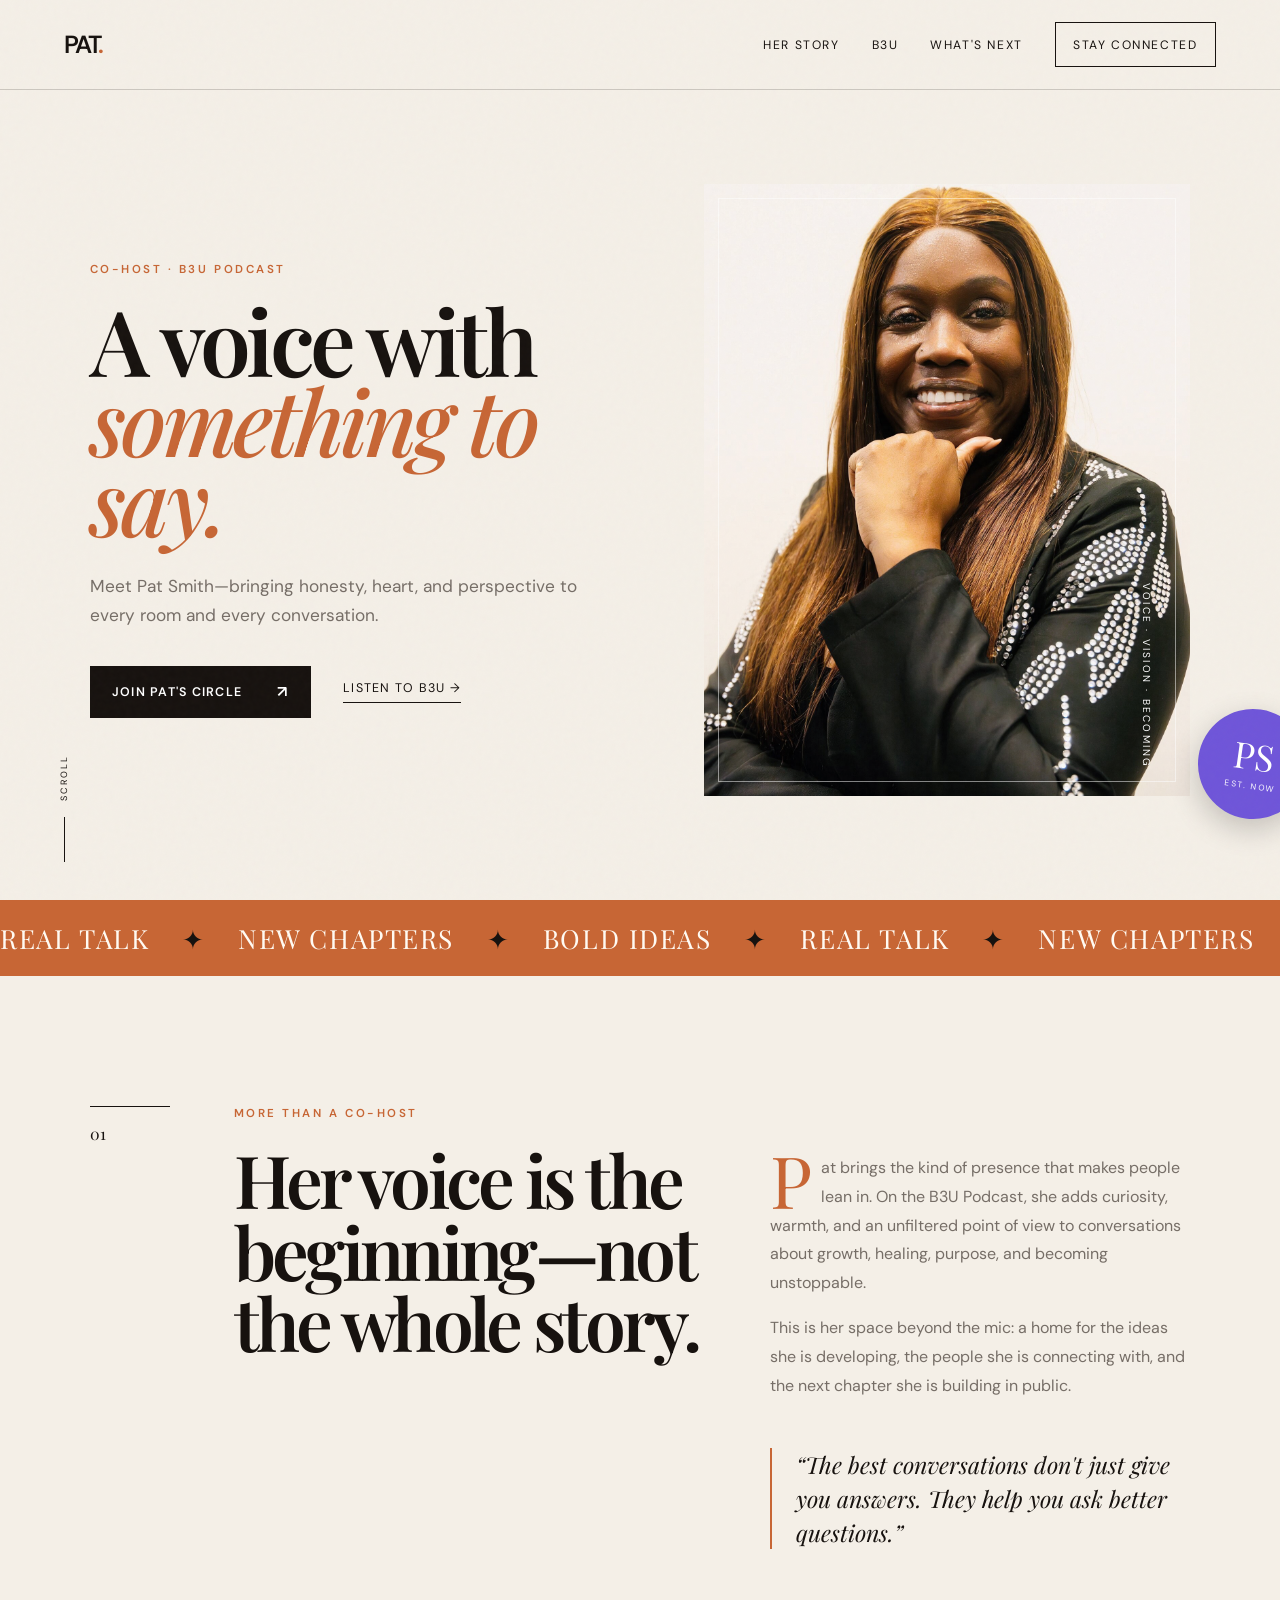
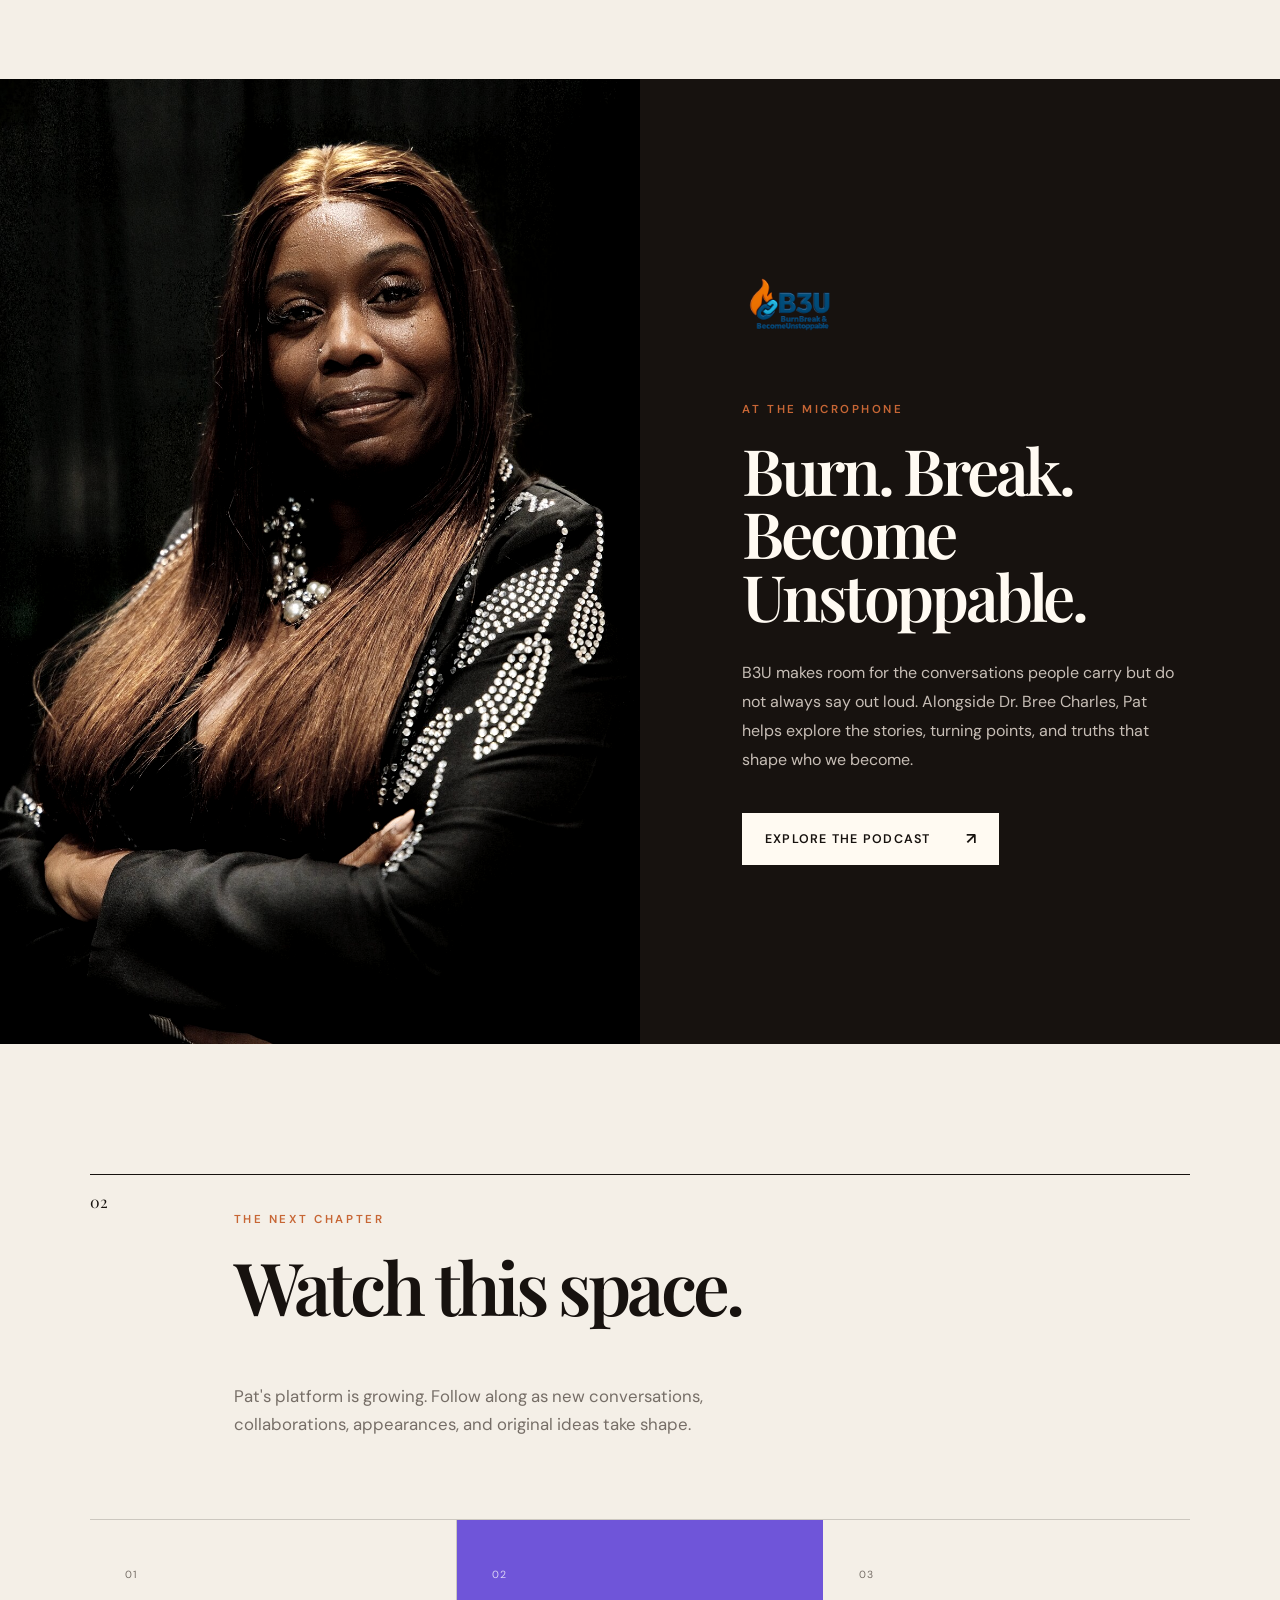
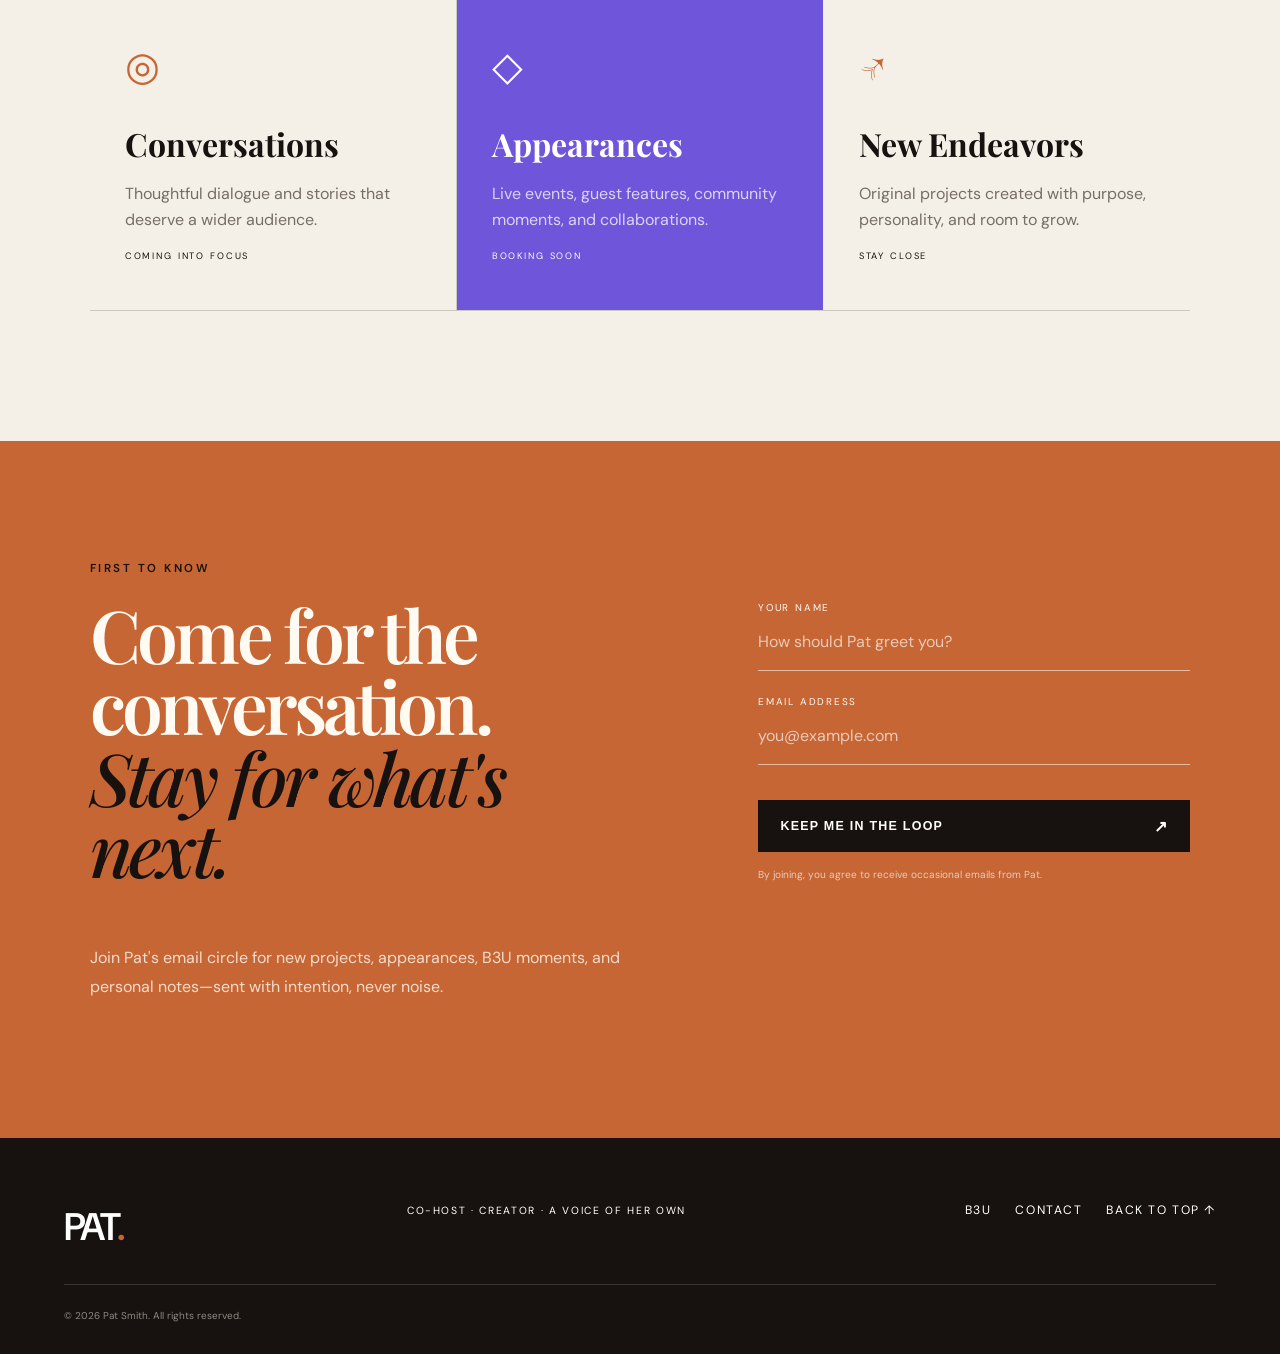
<file: index.html>
<!doctype html>
<html lang="en">
<head>
  <meta charset="UTF-8" />
  <meta name="viewport" content="width=device-width, initial-scale=1.0" />
  <meta name="description" content="The official home of Pat Smith — co-host of the B3U Podcast, storyteller, community voice, and creator." />
  <meta name="theme-color" content="#17120f" />
  <meta property="og:title" content="Pat Smith | Voice. Vision. Becoming." />
  <meta property="og:description" content="Follow Pat Smith beyond the microphone—new conversations, creative endeavors, events, and what comes next." />
  <meta property="og:image" content="assets/pat-smith-portrait-dark.jpg" />
  <title>Pat Smith | Voice. Vision. Becoming.</title>
  <link rel="icon" href="assets/b3u-logo.png" />
  <link rel="preconnect" href="https://fonts.googleapis.com" />
  <link rel="preconnect" href="https://fonts.gstatic.com" crossorigin />
  <link href="https://fonts.googleapis.com/css2?family=DM+Sans:wght@400;500;600&family=Playfair+Display:ital,wght@0,600;1,500&display=swap" rel="stylesheet" />
  <link rel="stylesheet" href="styles.css" />
</head>
<body>
  <div class="noise" aria-hidden="true"></div>
  <header class="site-header" id="top">
    <a class="wordmark" href="#top" aria-label="Pat Smith home">PAT<span>.</span></a>
    <button class="menu-toggle" aria-expanded="false" aria-controls="main-nav"><span></span><span></span></button>
    <nav id="main-nav" aria-label="Main navigation">
      <a href="#story">Her story</a>
      <a href="#b3u">B3U</a>
      <a href="#next">What's next</a>
      <a class="nav-cta" href="#connect">Stay connected</a>
    </nav>
  </header>

  <main>
    <section class="hero" aria-labelledby="hero-title">
      <div class="hero-copy reveal">
        <p class="eyebrow">CO-HOST · B3U PODCAST</p>
        <h1 id="hero-title">A voice with<br /><em>something to say.</em></h1>
        <p class="hero-intro">Meet Pat Smith—bringing honesty, heart, and perspective to every room and every conversation.</p>
        <div class="hero-actions">
          <a class="button button-primary" href="#connect">Join Pat's circle <span>↗</span></a>
          <a class="text-link" href="https://b3unstoppable.net/podcast" target="_blank" rel="noopener">Listen to B3U <span>→</span></a>
        </div>
      </div>
      <div class="hero-visual reveal">
        <div class="portrait-frame">
          <img src="assets/pat-smith-portrait.jpg" alt="Pat Smith smiling" />
          <p class="vertical-note">VOICE · VISION · BECOMING</p>
        </div>
        <div class="hero-stamp" aria-hidden="true"><span>PS</span><small>EST. NOW</small></div>
      </div>
      <a class="scroll-cue" href="#story" aria-label="Scroll to Pat's story"><span></span>SCROLL</a>
    </section>

    <section class="marquee" aria-label="Pat Smith themes">
      <div>REAL TALK <i>✦</i> NEW CHAPTERS <i>✦</i> BOLD IDEAS <i>✦</i> REAL TALK <i>✦</i> NEW CHAPTERS <i>✦</i> BOLD IDEAS <i>✦</i></div>
    </section>

    <section class="story section" id="story">
      <div class="section-number reveal">01</div>
      <div class="story-heading reveal">
        <p class="eyebrow">MORE THAN A CO-HOST</p>
        <h2>Her voice is the beginning—not the whole story.</h2>
      </div>
      <div class="story-body reveal">
        <p class="dropcap">Pat brings the kind of presence that makes people lean in. On the B3U Podcast, she adds curiosity, warmth, and an unfiltered point of view to conversations about growth, healing, purpose, and becoming unstoppable.</p>
        <p>This is her space beyond the mic: a home for the ideas she is developing, the people she is connecting with, and the next chapter she is building in public.</p>
        <blockquote>“The best conversations don't just give you answers. They help you ask better questions.”</blockquote>
      </div>
    </section>

    <section class="b3u" id="b3u">
      <div class="b3u-photo reveal">
        <img src="assets/pat-smith-portrait-dark.jpg" alt="Portrait of Pat Smith" loading="lazy" />
      </div>
      <div class="b3u-copy reveal">
        <img class="b3u-logo" src="assets/b3u-logo.png" alt="B3U logo" loading="lazy" />
        <p class="eyebrow">AT THE MICROPHONE</p>
        <h2>Burn. Break.<br />Become Unstoppable.</h2>
        <p>B3U makes room for the conversations people carry but do not always say out loud. Alongside Dr. Bree Charles, Pat helps explore the stories, turning points, and truths that shape who we become.</p>
        <a class="button button-light" href="https://b3unstoppable.net/podcast" target="_blank" rel="noopener">Explore the podcast <span>↗</span></a>
      </div>
    </section>

    <section class="next section" id="next">
      <div class="section-number reveal">02</div>
      <div class="next-intro reveal">
        <p class="eyebrow">THE NEXT CHAPTER</p>
        <h2>Watch this space.</h2>
        <p>Pat's platform is growing. Follow along as new conversations, collaborations, appearances, and original ideas take shape.</p>
      </div>
      <div class="cards">
        <article class="venture-card reveal">
          <span>01</span><div class="card-icon">◎</div><h3>Conversations</h3><p>Thoughtful dialogue and stories that deserve a wider audience.</p><small>COMING INTO FOCUS</small>
        </article>
        <article class="venture-card featured reveal">
          <span>02</span><div class="card-icon">◇</div><h3>Appearances</h3><p>Live events, guest features, community moments, and collaborations.</p><small>BOOKING SOON</small>
        </article>
        <article class="venture-card reveal">
          <span>03</span><div class="card-icon">↗</div><h3>New Endeavors</h3><p>Original projects created with purpose, personality, and room to grow.</p><small>STAY CLOSE</small>
        </article>
      </div>
    </section>

    <section class="connect" id="connect">
      <div class="connect-copy reveal">
        <p class="eyebrow">FIRST TO KNOW</p>
        <h2>Come for the conversation.<br /><em>Stay for what's next.</em></h2>
        <p>Join Pat's email circle for new projects, appearances, B3U moments, and personal notes—sent with intention, never noise.</p>
      </div>
      <form class="signup-form reveal" action="mailto:cohost@b3unstoppable.net" method="post" enctype="text/plain">
        <label for="name">Your name</label>
        <input id="name" name="name" type="text" placeholder="How should Pat greet you?" required />
        <label for="email">Email address</label>
        <input id="email" name="email" type="email" placeholder="you@example.com" required />
        <button class="button button-primary" type="submit">Keep me in the loop <span>↗</span></button>
        <p class="form-note">By joining, you agree to receive occasional emails from Pat.</p>
      </form>
    </section>
  </main>

  <footer>
    <a class="footer-mark" href="#top">PAT<span>.</span></a>
    <p>CO-HOST · CREATOR · A VOICE OF HER OWN</p>
    <div class="footer-links"><a href="https://b3unstoppable.net" target="_blank" rel="noopener">B3U</a><a href="mailto:cohost@b3unstoppable.net">Contact</a><a href="#top">Back to top ↑</a></div>
    <small>© <span id="year"></span> Pat Smith. All rights reserved.</small>
  </footer>
  <script src="script.js"></script>
</body>
</html>
</file>
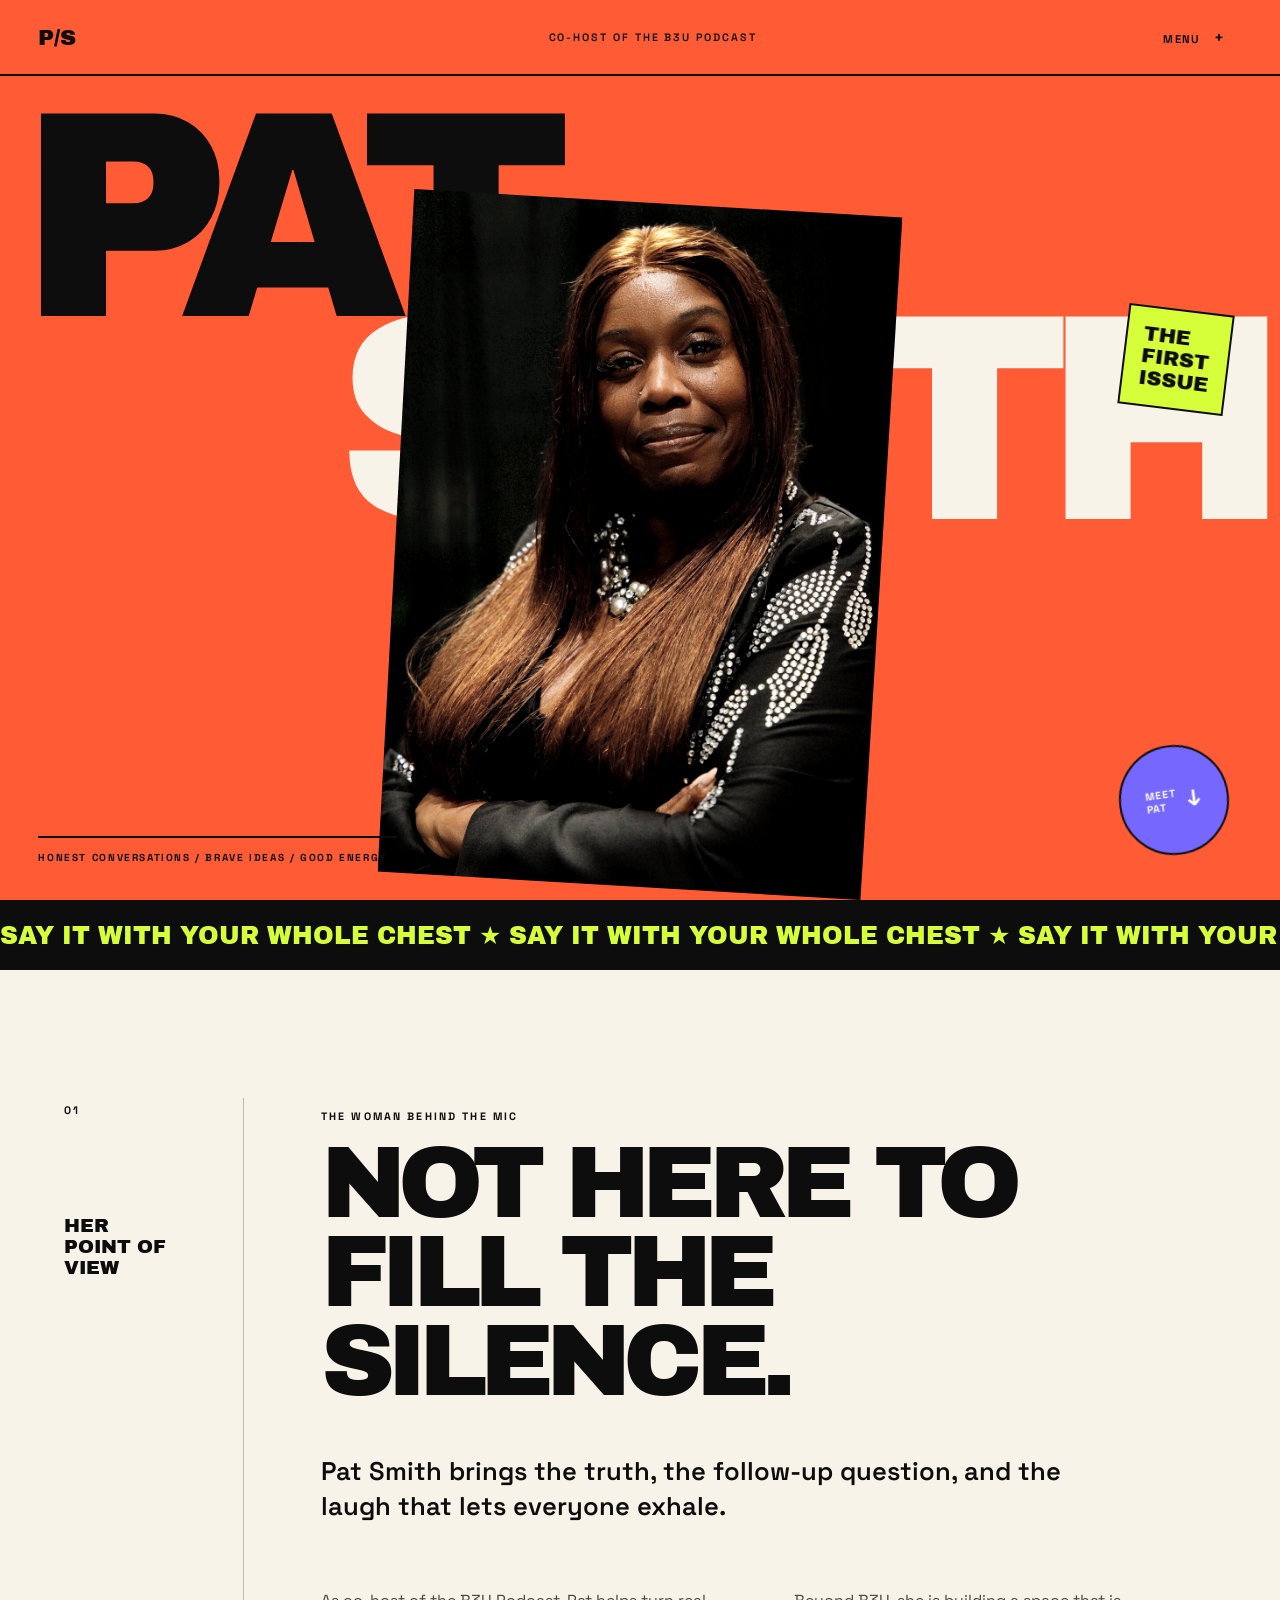
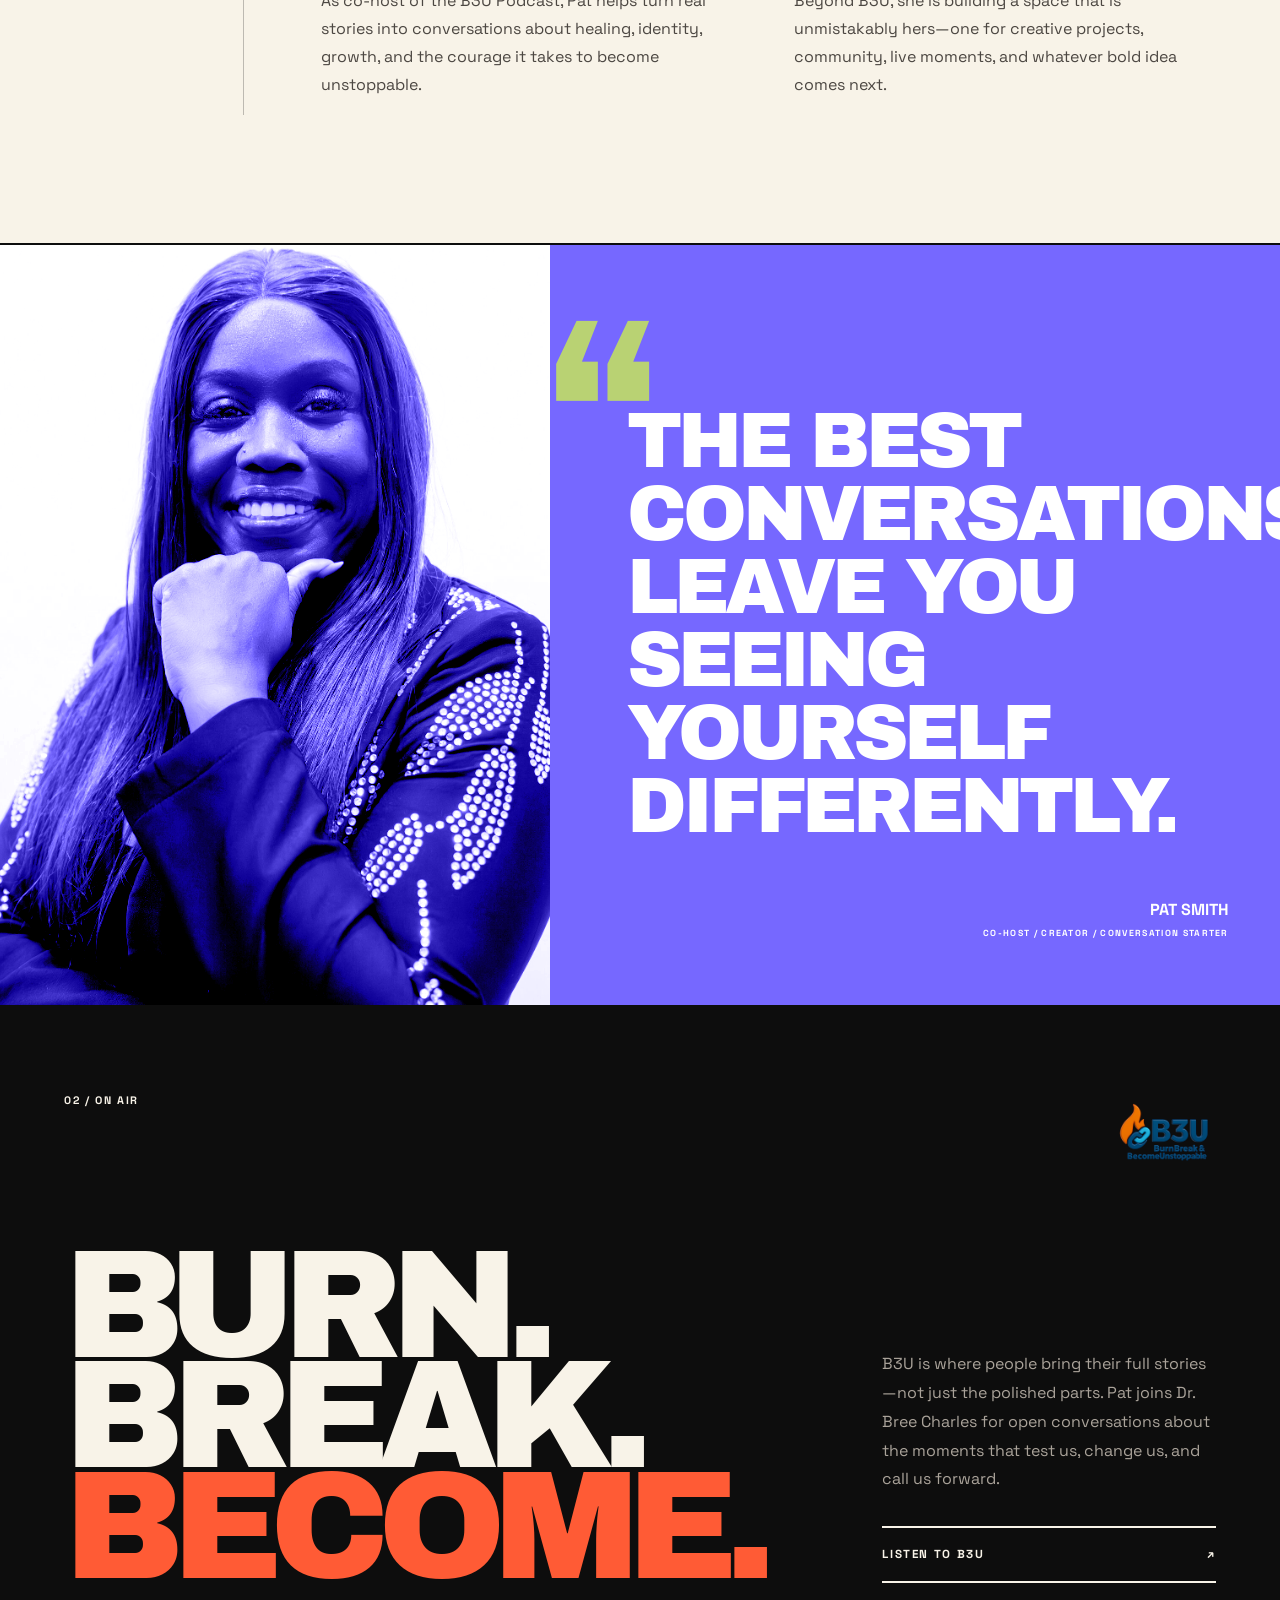
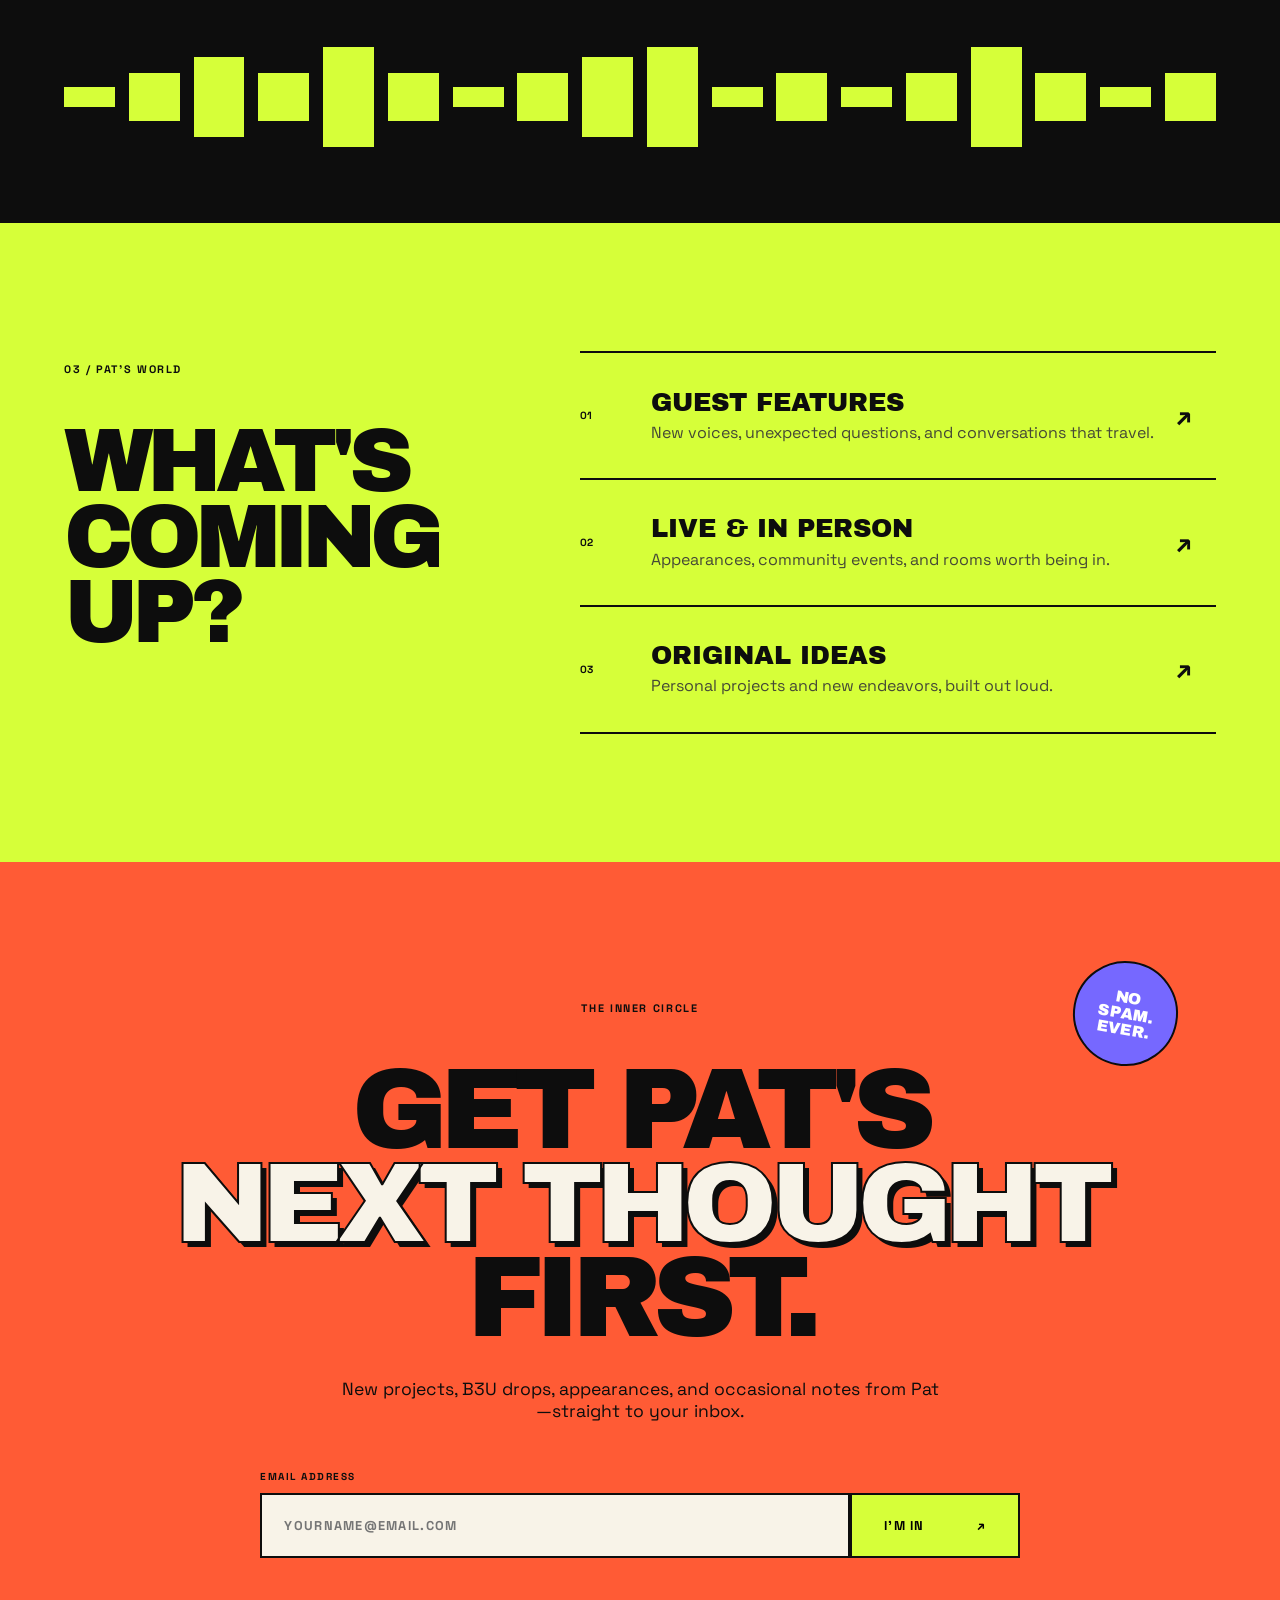
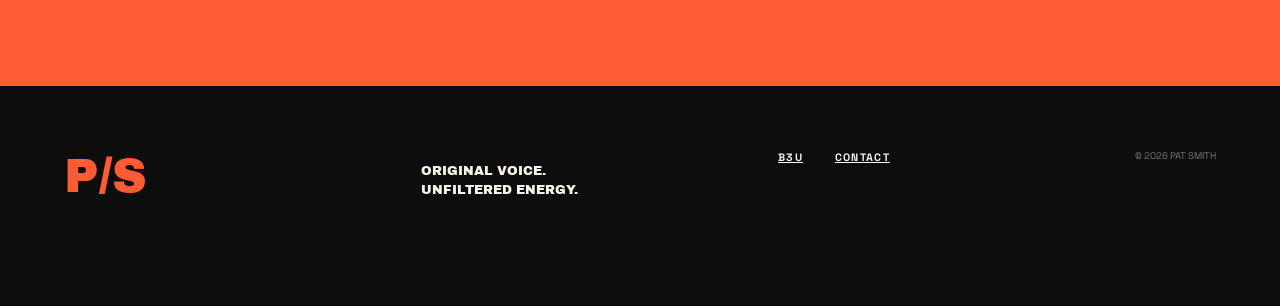
<file: index-2.html>
<!doctype html>
<html lang="en">
<head>
  <meta charset="UTF-8" />
  <meta name="viewport" content="width=device-width, initial-scale=1.0" />
  <meta name="description" content="Pat Smith — B3U co-host, original voice, and a personality worth following." />
  <meta name="theme-color" content="#ff5b35" />
  <title>Pat Smith — Say It With Your Whole Chest</title>
  <link rel="icon" href="assets/b3u-logo.png" />
  <link rel="preconnect" href="https://fonts.googleapis.com" />
  <link rel="preconnect" href="https://fonts.gstatic.com" crossorigin />
  <link href="https://fonts.googleapis.com/css2?family=Archivo+Black&family=Space+Grotesk:wght@400;500;600;700&display=swap" rel="stylesheet" />
  <link rel="stylesheet" href="styles-2.css" />
</head>
<body>
  <header class="topbar">
    <a class="logo" href="#home" aria-label="Pat Smith home">P/S</a>
    <p>CO-HOST OF THE B3U PODCAST</p>
    <button class="menu-button" aria-expanded="false" aria-controls="menu">MENU <span>+</span></button>
    <nav id="menu">
      <a href="#pat">Meet Pat</a><a href="#podcast">Podcast</a><a href="#world">Pat's World</a><a href="#club">Join the Club</a>
    </nav>
  </header>

  <main>
    <section class="cover" id="home">
      <div class="cover-type" aria-label="Pat Smith">
        <span>PAT</span><span>SMITH</span>
      </div>
      <div class="cover-photo">
        <img src="assets/pat-smith-portrait-dark.jpg" alt="Pat Smith" />
      </div>
      <p class="issue">THE<br />FIRST<br />ISSUE</p>
      <div class="cover-line"><i></i><span>HONEST CONVERSATIONS / BRAVE IDEAS / GOOD ENERGY</span></div>
      <a class="round-link" href="#pat"><span>MEET<br />PAT</span><b>↓</b></a>
    </section>

    <section class="ticker" aria-hidden="true">
      <div>SAY IT WITH YOUR WHOLE CHEST ★ SAY IT WITH YOUR WHOLE CHEST ★ SAY IT WITH YOUR WHOLE CHEST ★ </div>
    </section>

    <section class="intro" id="pat">
      <div class="intro-label"><span>01</span><p>HER<br />POINT OF<br />VIEW</p></div>
      <div class="intro-copy">
        <p class="kicker">THE WOMAN BEHIND THE MIC</p>
        <h1>Not here to fill the silence.</h1>
        <p class="lead">Pat Smith brings the truth, the follow-up question, and the laugh that lets everyone exhale.</p>
        <div class="columns">
          <p>As co-host of the B3U Podcast, Pat helps turn real stories into conversations about healing, identity, growth, and the courage it takes to become unstoppable.</p>
          <p>Beyond B3U, she is building a space that is unmistakably hers—one for creative projects, community, live moments, and whatever bold idea comes next.</p>
        </div>
      </div>
    </section>

    <section class="quote-panel">
      <div class="quote-photo"><img src="assets/pat-smith-portrait.jpg" alt="Pat Smith smiling" loading="lazy" /></div>
      <blockquote><span>“</span>The best conversations leave you seeing yourself differently.</blockquote>
      <p>PAT SMITH<br /><small>CO-HOST / CREATOR / CONVERSATION STARTER</small></p>
    </section>

    <section class="podcast" id="podcast">
      <div class="podcast-top"><p class="section-tag">02 / ON AIR</p><img src="assets/b3u-logo.png" alt="B3U" /></div>
      <div class="podcast-grid">
        <h2>BURN.<br />BREAK.<br /><span>BECOME.</span></h2>
        <div class="podcast-copy"><p>B3U is where people bring their full stories—not just the polished parts. Pat joins Dr. Bree Charles for open conversations about the moments that test us, change us, and call us forward.</p><a href="https://b3unstoppable.net/podcast" target="_blank" rel="noopener">LISTEN TO B3U <span>↗</span></a></div>
      </div>
      <div class="soundwave" aria-hidden="true"><i></i><i></i><i></i><i></i><i></i><i></i><i></i><i></i><i></i><i></i><i></i><i></i><i></i><i></i><i></i><i></i><i></i><i></i></div>
    </section>

    <section class="world" id="world">
      <div class="world-title"><p class="section-tag">03 / PAT'S WORLD</p><h2>What's<br />coming up?</h2></div>
      <div class="world-list">
        <article><span>01</span><div><h3>Guest Features</h3><p>New voices, unexpected questions, and conversations that travel.</p></div><b>↗</b></article>
        <article><span>02</span><div><h3>Live & In Person</h3><p>Appearances, community events, and rooms worth being in.</p></div><b>↗</b></article>
        <article><span>03</span><div><h3>Original Ideas</h3><p>Personal projects and new endeavors, built out loud.</p></div><b>↗</b></article>
      </div>
    </section>

    <section class="club" id="club">
      <div class="club-sticker">NO<br />SPAM.<br />EVER.</div>
      <p class="section-tag">THE INNER CIRCLE</p>
      <h2>Get Pat's<br /><span>next thought</span><br />first.</h2>
      <p>New projects, B3U drops, appearances, and occasional notes from Pat—straight to your inbox.</p>
      <form action="mailto:cohost@b3unstoppable.net" method="post" enctype="text/plain">
        <label for="email-2">EMAIL ADDRESS</label><input id="email-2" type="email" name="email" placeholder="YOURNAME@EMAIL.COM" required /><button type="submit">I'M IN <span>↗</span></button>
      </form>
    </section>
  </main>

  <footer><a href="#home">P/S</a><p>ORIGINAL VOICE.<br />UNFILTERED ENERGY.</p><div><a href="https://b3unstoppable.net" target="_blank" rel="noopener">B3U</a><a href="mailto:cohost@b3unstoppable.net">CONTACT</a></div><small>© <span id="year-2"></span> PAT SMITH</small></footer>
  <script src="script-2.js"></script>
</body>
</html>
</file>
<file: styles.css>
:root{--ink:#17120f;--paper:#f4efe7;--cream:#fffaf2;--copper:#c76635;--violet:#6f55d9;--muted:#766e67;--line:rgba(23,18,15,.18)}
*{box-sizing:border-box}html{scroll-behavior:smooth}body{margin:0;background:var(--paper);color:var(--ink);font-family:"DM Sans",sans-serif;overflow-x:hidden}.noise{position:fixed;inset:0;pointer-events:none;z-index:20;opacity:.035;background-image:url("data:image/svg+xml,%3Csvg viewBox='0 0 180 180' xmlns='http://www.w3.org/2000/svg'%3E%3Cfilter id='n'%3E%3CfeTurbulence type='fractalNoise' baseFrequency='.9' numOctaves='3' stitchTiles='stitch'/%3E%3C/filter%3E%3Crect width='100%25' height='100%25' filter='url(%23n)' opacity='.7'/%3E%3C/svg%3E")}.site-header{height:90px;display:flex;align-items:center;justify-content:space-between;padding:0 5vw;border-bottom:1px solid var(--line);position:absolute;width:100%;z-index:10}.wordmark,.footer-mark{font-size:1.55rem;font-weight:600;letter-spacing:-.08em;text-decoration:none;color:var(--ink)}.wordmark span,.footer-mark span{color:var(--copper)}nav{display:flex;align-items:center;gap:2rem}nav a,.footer-links a{font-size:.76rem;text-transform:uppercase;letter-spacing:.13em;color:inherit;text-decoration:none}nav a:not(.nav-cta){position:relative}nav a:not(.nav-cta)::after{content:"";position:absolute;left:0;bottom:-5px;width:0;height:1px;background:var(--ink);transition:.25s}nav a:hover::after{width:100%}.nav-cta{border:1px solid var(--ink);padding:.85rem 1.1rem}.menu-toggle{display:none;background:none;border:0}.hero{min-height:100vh;padding:150px 7vw 70px;display:grid;grid-template-columns:1.05fr .95fr;gap:6vw;align-items:center;position:relative}.eyebrow{font-size:.72rem;letter-spacing:.22em;font-weight:600;margin:0 0 1.4rem;color:var(--copper)}h1,h2,h3,p{margin-top:0}h1,h2{font-family:"Playfair Display",serif;font-weight:600;letter-spacing:-.05em}h1{font-size:clamp(4rem,7.1vw,7.8rem);line-height:.88;margin-bottom:2rem}h1 em,h2 em{font-weight:500;color:var(--copper)}.hero-intro{font-size:1.08rem;line-height:1.7;color:var(--muted);max-width:520px}.hero-actions{display:flex;align-items:center;gap:2rem;margin-top:2.2rem}.button{min-height:52px;padding:0 1.4rem;display:inline-flex;align-items:center;justify-content:space-between;gap:2.2rem;font-size:.78rem;font-weight:600;letter-spacing:.1em;text-transform:uppercase;text-decoration:none;border:0;cursor:pointer}.button span{font-size:1rem}.button-primary{background:var(--ink);color:white}.button-light{background:var(--cream);color:var(--ink)}.text-link{font-size:.78rem;text-transform:uppercase;letter-spacing:.1em;color:var(--ink);text-decoration:none;border-bottom:1px solid var(--ink);padding-bottom:.35rem}.portrait-frame{position:relative;width:min(100%,560px);height:min(68vh,700px);background:#ddd2c8;margin-left:auto;overflow:hidden}.portrait-frame::after{content:"";position:absolute;inset:0;border:1px solid rgba(255,255,255,.5);margin:14px;pointer-events:none}.portrait-frame img{width:100%;height:100%;object-fit:cover;object-position:center 28%;filter:saturate(.86) contrast(1.03)}.vertical-note{position:absolute;z-index:2;right:1.7rem;bottom:1.7rem;color:white;font-size:.63rem;letter-spacing:.22em;writing-mode:vertical-rl}.hero-stamp{position:absolute;width:110px;height:110px;border-radius:50%;background:var(--violet);color:white;right:-28px;bottom:9%;display:flex;flex-direction:column;align-items:center;justify-content:center;transform:rotate(8deg);box-shadow:0 10px 30px rgba(0,0,0,.2)}.hero-stamp span{font-family:"Playfair Display";font-size:2.25rem;line-height:1}.hero-stamp small{font-size:.52rem;letter-spacing:.2em;margin-top:.5rem}.scroll-cue{position:absolute;bottom:2rem;left:5vw;color:var(--ink);text-decoration:none;font-size:.57rem;letter-spacing:.25em;display:flex;align-items:center;gap:1rem;transform:rotate(-90deg);transform-origin:left}.scroll-cue span{width:45px;height:1px;background:var(--ink)}.marquee{background:var(--copper);color:var(--cream);height:76px;display:flex;align-items:center;overflow:hidden;white-space:nowrap}.marquee div{font-family:"Playfair Display";font-size:1.65rem;letter-spacing:.06em;animation:marquee 24s linear infinite}.marquee i{font-style:normal;color:var(--ink);margin:0 1.5rem}@keyframes marquee{to{transform:translateX(-50%)}}.section{padding:130px 7vw}.story{display:grid;grid-template-columns:80px minmax(300px,.9fr) minmax(300px,.8fr);gap:5vw}.section-number{font-family:"Playfair Display";font-size:1rem;border-top:1px solid var(--ink);padding-top:1rem}.story h2,.next h2,.connect h2{font-size:clamp(3.2rem,5.7vw,6rem);line-height:.98}.story-body{padding-top:3rem}.story-body p{color:var(--muted);line-height:1.8}.story-body .dropcap::first-letter{font-family:"Playfair Display";font-size:4.5rem;float:left;line-height:.72;padding-right:.55rem;color:var(--copper)}blockquote{font-family:"Playfair Display";font-style:italic;font-size:1.45rem;line-height:1.45;margin:3rem 0 0;border-left:2px solid var(--copper);padding-left:1.5rem}.b3u{background:var(--ink);color:var(--cream);display:grid;grid-template-columns:1fr 1fr;min-height:780px}.b3u-photo{min-height:670px;overflow:hidden}.b3u-photo img{width:100%;height:100%;object-fit:cover;object-position:center 25%;filter:saturate(.65) contrast(1.1)}.b3u-copy{padding:8vw;display:flex;flex-direction:column;align-items:flex-start;justify-content:center}.b3u-logo{width:95px;height:95px;object-fit:contain;margin-bottom:3rem}.b3u-copy h2{font-size:clamp(3rem,5vw,5.7rem);line-height:.98;margin-bottom:2rem}.b3u-copy>p:not(.eyebrow){color:#c7beb6;line-height:1.8;max-width:560px;margin-bottom:2.4rem}.next{position:relative}.next-intro{max-width:750px;margin-left:calc(80px + 5vw);margin-bottom:5rem}.next-intro>p:last-child{font-size:1.05rem;color:var(--muted);line-height:1.7;max-width:580px}.cards{display:grid;grid-template-columns:repeat(3,1fr);border-top:1px solid var(--line);border-bottom:1px solid var(--line)}.venture-card{padding:3rem 2.2rem;min-height:380px;border-right:1px solid var(--line);display:flex;flex-direction:column}.venture-card:last-child{border:0}.venture-card>span{font-size:.65rem;color:var(--muted);letter-spacing:.15em}.card-icon{font-family:"Playfair Display";font-size:2.5rem;margin:3.5rem 0 2rem;color:var(--copper)}.venture-card h3{font-family:"Playfair Display";font-size:2rem;margin-bottom:1rem}.venture-card p{color:var(--muted);line-height:1.65}.venture-card small{margin-top:auto;font-size:.58rem;letter-spacing:.2em}.venture-card.featured{background:var(--violet);color:white;transform:translateY(-22px);border:0}.venture-card.featured p,.venture-card.featured>span{color:rgba(255,255,255,.75)}.venture-card.featured .card-icon{color:white}.connect{background:var(--copper);padding:120px 7vw;display:grid;grid-template-columns:1fr .8fr;gap:10vw;color:var(--cream)}.connect .eyebrow{color:var(--ink)}.connect h2 em{color:var(--ink)}.connect-copy>p:last-child{max-width:560px;line-height:1.8;color:rgba(255,250,242,.8)}.signup-form{padding-top:1rem}.signup-form label{display:block;font-size:.62rem;letter-spacing:.18em;text-transform:uppercase;margin-top:1.5rem}.signup-form input{width:100%;border:0;border-bottom:1px solid rgba(255,255,255,.55);background:transparent;padding:1.1rem 0;color:white;font:inherit;outline:0}.signup-form input::placeholder{color:rgba(255,255,255,.65)}.signup-form input:focus{border-color:var(--ink)}.signup-form .button{margin-top:2.2rem;width:100%}.form-note{font-size:.63rem;margin-top:1rem;color:rgba(255,255,255,.65)}footer{background:var(--ink);color:white;padding:4rem 5vw 2rem;display:grid;grid-template-columns:1fr 1.5fr 1fr;gap:2rem;align-items:start}.footer-mark{color:white;font-size:2.4rem}footer>p{font-size:.65rem;letter-spacing:.16em;line-height:1.8}.footer-links{display:flex;flex-wrap:wrap;gap:1.5rem;justify-content:flex-end}.footer-links a{color:white}footer small{grid-column:1/-1;border-top:1px solid rgba(255,255,255,.15);padding-top:1.5rem;color:#8f8883;font-size:.62rem}.reveal{opacity:0;transform:translateY(24px);transition:opacity .8s ease,transform .8s ease}.reveal.visible{opacity:1;transform:none}
@media(max-width:900px){.site-header{height:74px}.menu-toggle{display:block;width:44px;height:44px;position:relative;z-index:2}.menu-toggle span{display:block;width:24px;height:1px;background:var(--ink);margin:6px auto;transition:.25s}nav{position:fixed;inset:0;background:var(--paper);flex-direction:column;justify-content:center;transform:translateX(100%);transition:.35s}nav.open{transform:none}nav a{font-family:"Playfair Display";font-size:2rem;text-transform:none}.nav-cta{border:0;padding:0}.hero{grid-template-columns:1fr;padding:125px 6vw 80px}.hero-copy{z-index:2}.hero-visual{margin-top:1rem}.portrait-frame{height:65vh;width:90%}.hero-stamp{right:1%}.scroll-cue{display:none}.story{grid-template-columns:45px 1fr}.story-body{grid-column:2}.b3u{grid-template-columns:1fr}.b3u-photo{height:75vh}.b3u-copy{padding:15vw 8vw}.next-intro{margin-left:0}.cards{grid-template-columns:1fr}.venture-card{border-right:0;border-bottom:1px solid var(--line);min-height:320px}.venture-card.featured{transform:none}.connect{grid-template-columns:1fr}footer{grid-template-columns:1fr}.footer-links{justify-content:flex-start}footer small{grid-column:auto}}
@media(max-width:560px){h1{font-size:3.65rem}.hero{padding-left:7vw;padding-right:7vw}.hero-actions{align-items:flex-start;flex-direction:column;gap:1.3rem}.portrait-frame{height:58vh;width:100%}.hero-stamp{width:88px;height:88px;bottom:5%;right:-2%}.section{padding:90px 7vw}.story{display:block}.section-number{width:44px;margin-bottom:3rem}.story-body{padding-top:1rem}.b3u-photo{min-height:0;height:62vh}.next-intro{margin-bottom:3rem}.connect{padding:90px 7vw}.connect h2,.story h2,.next h2{font-size:3.15rem}.marquee{height:64px}.marquee div{font-size:1.3rem}}
@media(prefers-reduced-motion:reduce){html{scroll-behavior:auto}.reveal{opacity:1;transform:none;transition:none}.marquee div{animation:none}}
</file>
<file: styles-2.css>
:root{--black:#0d0d0d;--white:#f8f3e8;--orange:#ff5b35;--lime:#d6ff39;--blue:#7668ff;--line:rgba(13,13,13,.25)}
*{box-sizing:border-box}html{scroll-behavior:smooth}body{margin:0;background:var(--white);color:var(--black);font-family:"Space Grotesk",sans-serif;overflow-x:hidden}a{color:inherit}.topbar{height:76px;border-bottom:2px solid var(--black);display:grid;grid-template-columns:120px 1fr auto;align-items:center;padding:0 3vw;position:absolute;z-index:20;width:100%}.logo{font-family:"Archivo Black";font-size:1.4rem;text-decoration:none}.topbar>p{margin:0;text-align:center;font-weight:600;font-size:.67rem;letter-spacing:.18em}.menu-button{font:600 .7rem "Space Grotesk";letter-spacing:.16em;border:0;background:none;padding:1rem;cursor:pointer}.menu-button span{font-size:1rem;margin-left:.5rem}.topbar nav{position:fixed;right:3vw;top:70px;background:var(--lime);border:2px solid var(--black);width:min(340px,90vw);padding:2rem;display:flex;flex-direction:column;gap:1.2rem;transform:scale(.92);opacity:0;pointer-events:none;transform-origin:top right;transition:.2s}.topbar nav.open{opacity:1;transform:none;pointer-events:auto}.topbar nav a{font:1.6rem "Archivo Black";text-decoration:none;text-transform:uppercase}.cover{height:100vh;min-height:720px;position:relative;overflow:hidden;background:var(--orange);padding-top:76px}.cover-type{font-family:"Archivo Black";font-size:clamp(8rem,23vw,26rem);line-height:.69;letter-spacing:-.095em;position:absolute;inset:13% 1.5% auto;z-index:1}.cover-type span{display:block}.cover-type span:last-child{text-align:right;color:var(--white)}.cover-photo{position:absolute;width:min(41vw,600px);height:79%;bottom:0;left:50%;transform:translateX(-50%);z-index:2;clip-path:polygon(7% 0,100% 4%,92% 100%,0 96%)}.cover-photo img{width:100%;height:100%;object-fit:cover;object-position:center 22%;filter:contrast(1.1) saturate(.8)}.issue{position:absolute;right:4vw;top:32%;font:1.3rem/1.05 "Archivo Black";z-index:4;transform:rotate(7deg);background:var(--lime);padding:1rem;border:2px solid}.cover-line{position:absolute;left:3vw;bottom:4vh;z-index:4;width:28%;font-size:.63rem;letter-spacing:.16em;font-weight:700}.cover-line i{display:block;height:2px;background:var(--black);margin-bottom:.8rem}.round-link{position:absolute;right:4vw;bottom:5vh;width:110px;height:110px;border-radius:50%;border:2px solid var(--black);background:var(--blue);color:white;z-index:4;display:flex;align-items:center;justify-content:center;gap:.6rem;text-decoration:none;font-size:.65rem;font-weight:700;letter-spacing:.1em;transform:rotate(-8deg)}.round-link b{font-size:1.4rem}.ticker{height:70px;background:var(--black);color:var(--lime);overflow:hidden;display:flex;align-items:center;white-space:nowrap;font:1.55rem "Archivo Black"}.ticker div{animation:move 19s linear infinite}@keyframes move{to{transform:translateX(-50%)}}.intro{padding:10vw 5vw;display:grid;grid-template-columns:180px 1fr;gap:6vw;border-bottom:2px solid}.intro-label{border-right:1px solid var(--line)}.intro-label span,.section-tag{font-weight:700;font-size:.68rem;letter-spacing:.15em}.intro-label p{font:1.2rem/1.1 "Archivo Black";margin-top:6rem}.kicker{font-size:.67rem;letter-spacing:.2em;font-weight:700}.intro h1{font:clamp(4rem,8vw,9rem)/.87 "Archivo Black";letter-spacing:-.075em;text-transform:uppercase;margin:1rem 0 3rem;max-width:1100px}.lead{font-size:clamp(1.35rem,2vw,2.15rem);font-weight:600;max-width:800px;line-height:1.35}.columns{display:grid;grid-template-columns:1fr 1fr;gap:4vw;max-width:900px;margin:3rem 0 0 auto}.columns p{line-height:1.75;color:#4c4742}.quote-panel{min-height:760px;display:grid;grid-template-columns:43% 1fr;background:var(--blue);color:white;position:relative}.quote-photo{height:760px;overflow:hidden}.quote-photo img{width:100%;height:100%;object-fit:cover;object-position:center 25%;filter:grayscale(1) contrast(1.15);mix-blend-mode:luminosity}.quote-panel blockquote{font:clamp(3rem,6vw,6.8rem)/.95 "Archivo Black";letter-spacing:-.055em;text-transform:uppercase;margin:auto 6vw;position:relative}.quote-panel blockquote span{position:absolute;font-size:14rem;left:-5rem;top:-7rem;color:var(--lime);z-index:0;opacity:.7}.quote-panel>p{position:absolute;right:4vw;bottom:3rem;font-weight:700;text-align:right}.quote-panel small{font-size:.55rem;letter-spacing:.15em}.podcast{background:var(--black);color:var(--white);padding:6vw 5vw;min-height:800px;position:relative}.podcast-top{display:flex;justify-content:space-between;align-items:flex-start}.podcast-top img{width:105px;height:105px;object-fit:contain}.podcast-grid{display:grid;grid-template-columns:1fr .45fr;align-items:end;gap:6vw}.podcast h2{font:clamp(5rem,12vw,13rem)/.72 "Archivo Black";letter-spacing:-.08em;margin:4rem 0}.podcast h2 span{color:var(--orange)}.podcast-copy{padding-bottom:4rem}.podcast-copy p{line-height:1.8;color:#aaa39a}.podcast-copy a{display:flex;justify-content:space-between;border-top:2px solid var(--white);border-bottom:2px solid var(--white);padding:1.2rem 0;text-decoration:none;font-weight:700;font-size:.73rem;letter-spacing:.14em;margin-top:2rem}.soundwave{display:flex;align-items:center;gap:1.2%;height:100px}.soundwave i{display:block;flex:1;height:var(--h,20%);background:var(--lime)}.soundwave i:nth-child(3n){--h:80%}.soundwave i:nth-child(2n){--h:48%}.soundwave i:nth-child(5n){--h:100%}.world{padding:10vw 5vw;display:grid;grid-template-columns:.65fr 1fr;gap:8vw;background:var(--lime)}.world h2{font:clamp(4rem,7vw,8rem)/.84 "Archivo Black";letter-spacing:-.075em;text-transform:uppercase;margin-top:3rem}.world-list{border-top:2px solid}.world-list article{border-bottom:2px solid;display:grid;grid-template-columns:55px 1fr 40px;gap:1rem;padding:2.2rem 0;align-items:center}.world-list article>span{font-size:.65rem;font-weight:700}.world-list h3{font:1.6rem "Archivo Black";text-transform:uppercase;margin:0 0 .4rem}.world-list p{margin:0;color:#454936}.world-list b{font-size:1.6rem}.club{background:var(--orange);padding:10vw 8vw;position:relative;text-align:center;min-height:780px}.club h2{font:clamp(4rem,9vw,10rem)/.82 "Archivo Black";letter-spacing:-.075em;text-transform:uppercase;margin:3rem 0 2rem}.club h2 span{color:var(--white);-webkit-text-stroke:2px var(--black);text-shadow:5px 5px 0 var(--black)}.club>p:not(.section-tag){max-width:610px;margin:0 auto 3rem;font-size:1.1rem}.club form{display:grid;grid-template-columns:1fr 170px;max-width:760px;margin:auto;text-align:left}.club label{grid-column:1/-1;font-size:.63rem;font-weight:700;letter-spacing:.15em;margin-bottom:.6rem}.club input,.club button{height:65px;border:2px solid var(--black);font:700 .8rem "Space Grotesk";letter-spacing:.1em}.club input{background:var(--white);padding:0 1.4rem}.club button{background:var(--lime);display:flex;justify-content:space-around;align-items:center}.club-sticker{position:absolute;right:8%;top:12%;background:var(--blue);color:white;border:2px solid var(--black);border-radius:50%;width:105px;height:105px;display:flex;align-items:center;justify-content:center;font:1rem/1 "Archivo Black";transform:rotate(10deg)}footer{background:var(--black);color:var(--white);min-height:220px;padding:4rem 5vw 2rem;display:grid;grid-template-columns:1fr 1fr 1fr auto;align-items:start;gap:3rem}footer>a{font:3rem "Archivo Black";text-decoration:none;color:var(--orange)}footer p{font:.8rem/1.5 "Archivo Black"}footer div{display:flex;gap:2rem}footer div a{font-size:.67rem;font-weight:700;letter-spacing:.12em}footer small{font-size:.6rem;color:#777}
@media(max-width:850px){.cover{min-height:680px}.cover-type{font-size:25vw;top:18%}.cover-photo{width:64vw;height:72%}.cover-line{width:42%}.intro{grid-template-columns:1fr}.intro-label{border:0;display:flex;justify-content:space-between}.intro-label p{margin:0}.quote-panel{grid-template-columns:1fr}.quote-photo{height:70vh}.quote-panel blockquote{padding:7rem 0}.quote-panel>p{bottom:1rem}.podcast-grid,.world{grid-template-columns:1fr}.podcast h2{font-size:15vw}.world-list{margin-top:2rem}.club-sticker{top:5%}footer{grid-template-columns:1fr 1fr}.topbar>p{display:none}.topbar{grid-template-columns:1fr auto}}
@media(max-width:560px){.cover{height:90vh}.cover-type{font-size:29vw;top:22%}.cover-photo{width:88vw;height:68%}.issue{top:20%;font-size:.85rem}.round-link{width:86px;height:86px}.cover-line{display:none}.intro{padding:25vw 7vw}.intro h1{font-size:3.8rem}.columns{grid-template-columns:1fr}.quote-photo{height:62vh}.quote-panel blockquote{font-size:2.75rem}.quote-panel blockquote span{font-size:8rem;top:0}.podcast{padding:20vw 7vw}.podcast-top img{width:75px;height:75px}.podcast-copy{padding-bottom:2rem}.soundwave{gap:2px}.world{padding:25vw 7vw}.world h2{font-size:4rem}.world-list article{grid-template-columns:35px 1fr 25px}.world-list p{font-size:.86rem}.club{padding:25vw 7vw;min-height:670px}.club h2{font-size:3.8rem}.club h2 span{text-shadow:3px 3px 0 var(--black);-webkit-text-stroke:1px var(--black)}.club form{grid-template-columns:1fr}.club button{margin-top:8px}.club-sticker{width:80px;height:80px;font-size:.75rem;right:3%}footer{grid-template-columns:1fr}}
@media(prefers-reduced-motion:reduce){html{scroll-behavior:auto}.ticker div{animation:none}}
</file>
